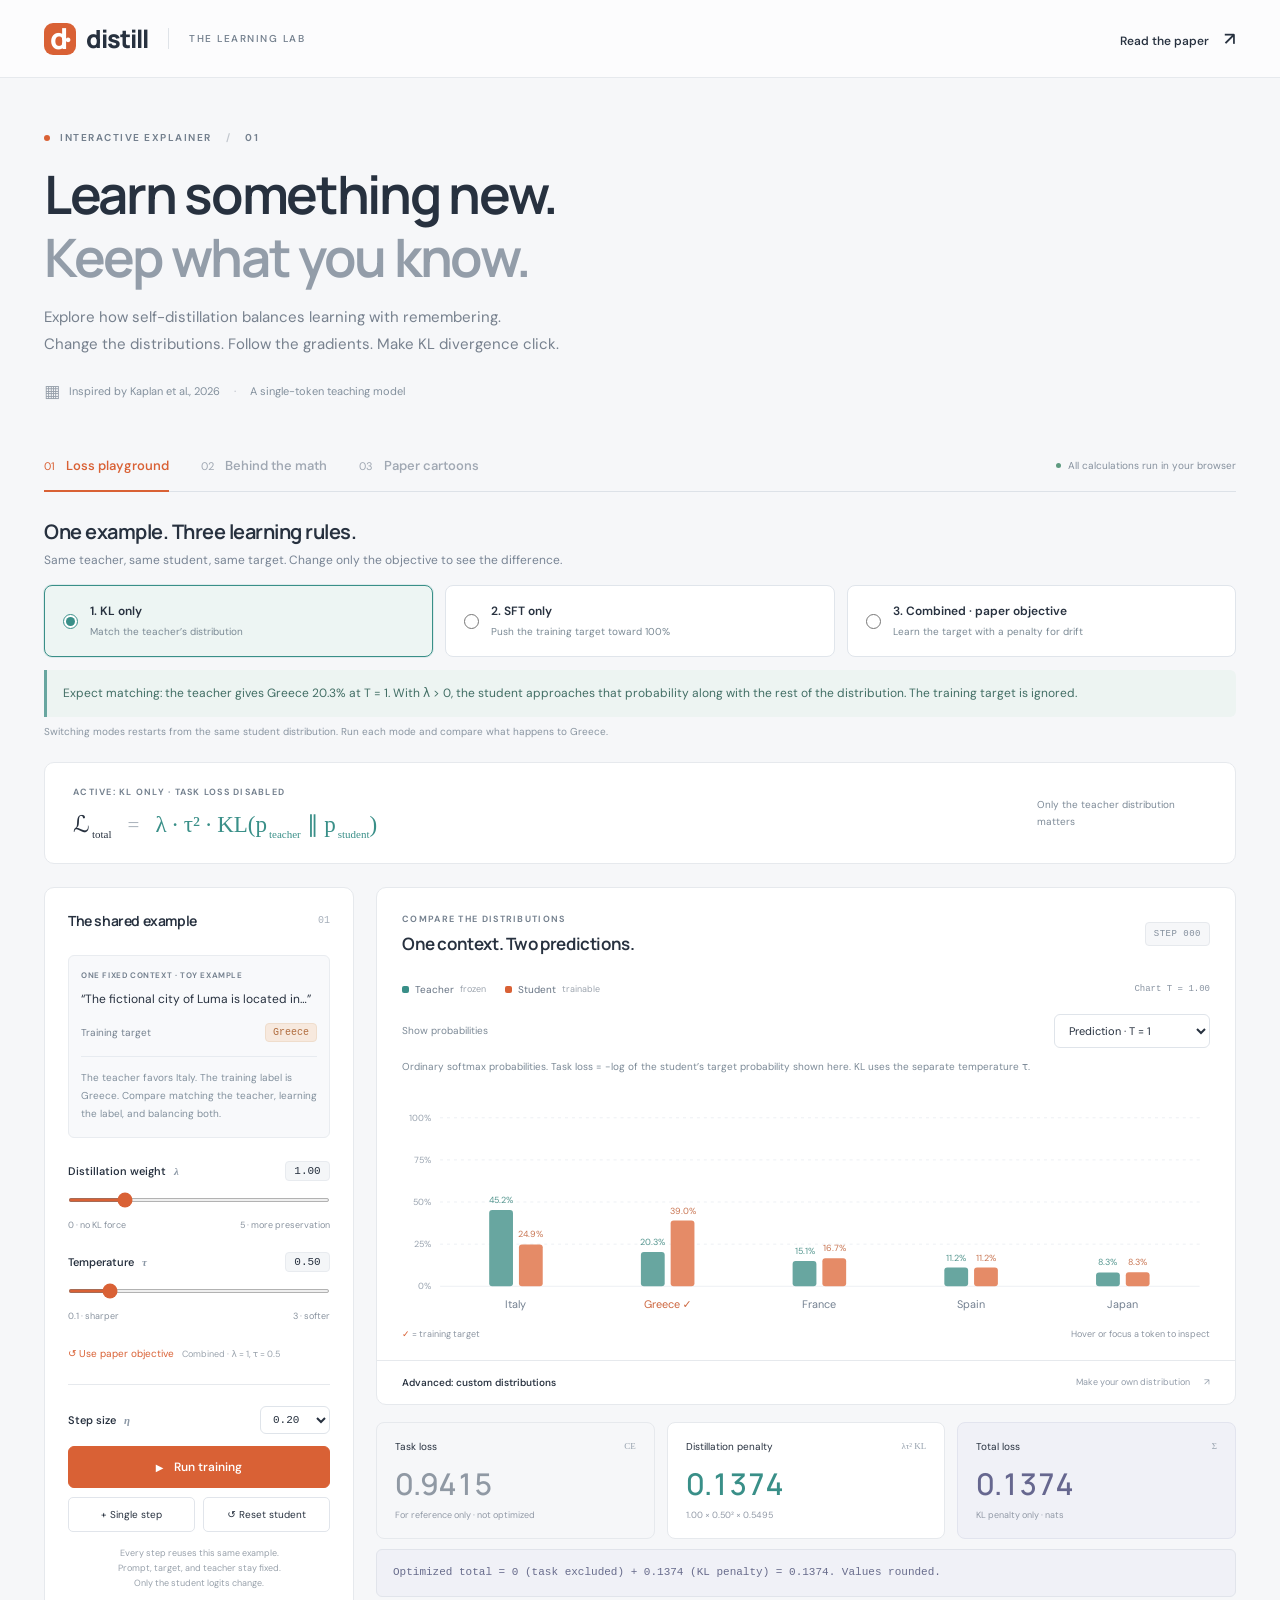
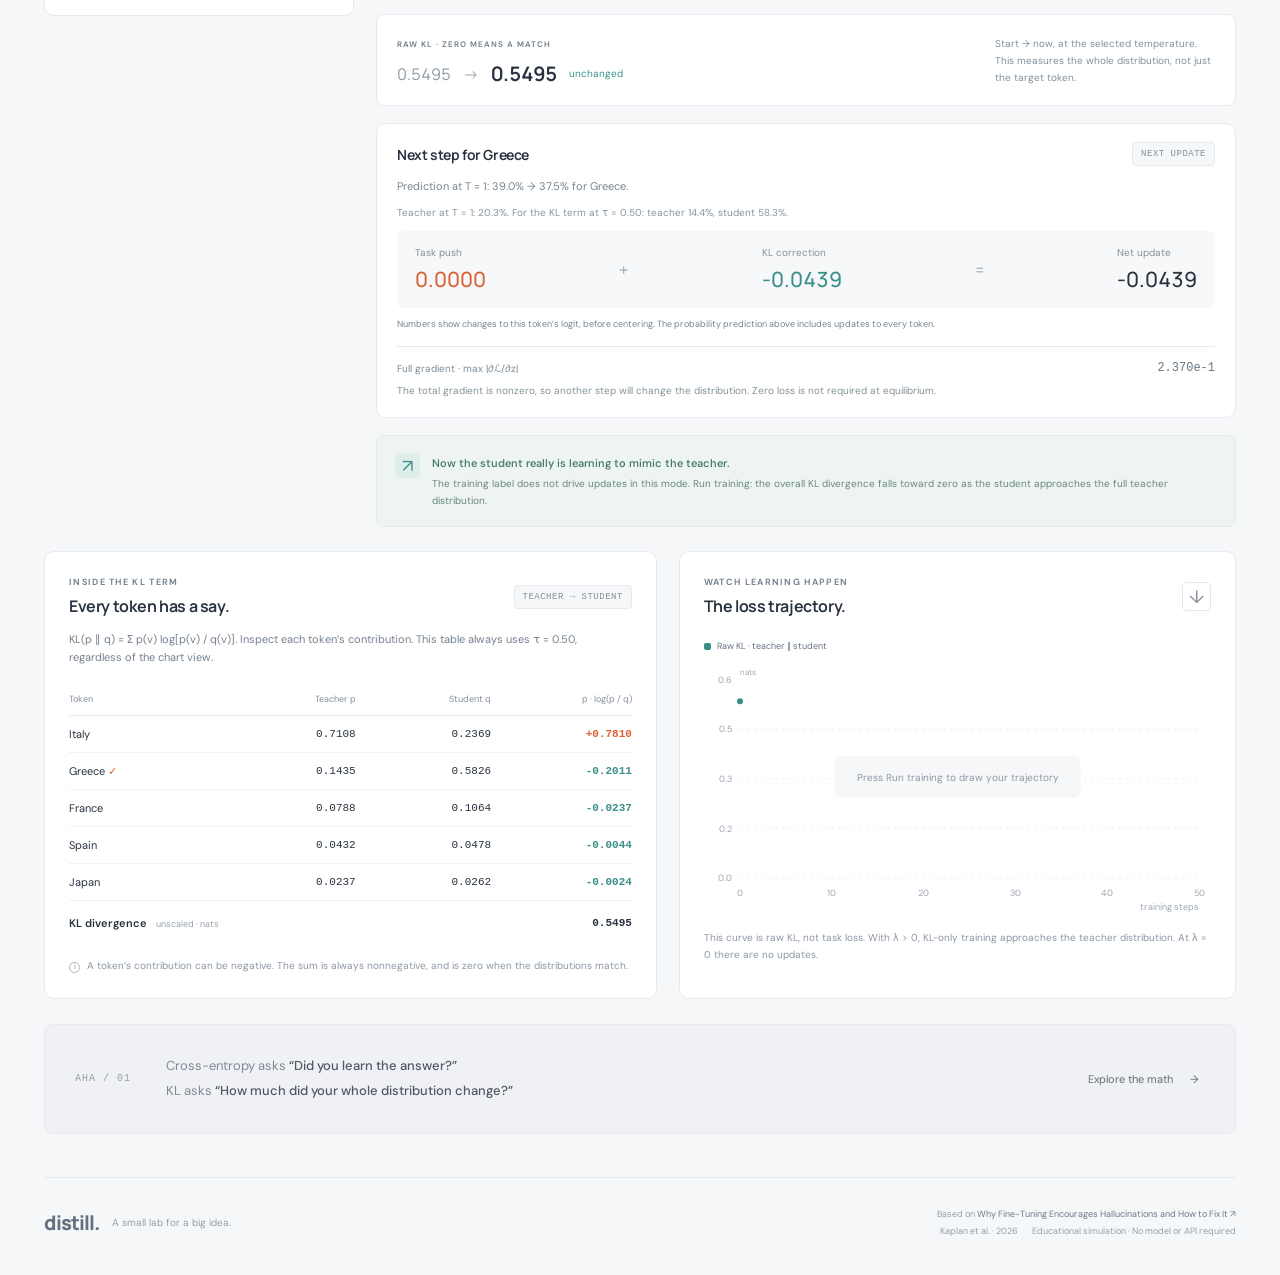
<file: index.html>
<!doctype html>
<html lang="en">
<head>
  <meta charset="utf-8"><meta name="viewport" content="width=device-width, initial-scale=1">
  <meta name="theme-color" content="#f6f7f9">
  <meta name="description" content="An interactive, mathematically grounded playground for self-distillation and KL divergence.">
  <title>Distill — A self-distillation playground</title>
  <link rel="icon" href="data:image/svg+xml,%3Csvg xmlns='http://www.w3.org/2000/svg' viewBox='0 0 40 40'%3E%3Crect width='40' height='40' rx='10' fill='%23e66b40'/%3E%3Cpath d='M12 10h7c14 0 14 20 0 20h-7z' fill='none' stroke='white' stroke-width='4'/%3E%3C/svg%3E">
  <link rel="stylesheet" href="styles.css">
  <script src="math.js" defer></script><script src="app.js" defer></script>
</head>
<body>
  <header class="topbar"><div class="header-inner">
    <a class="brand" href="#"><span class="brand-icon">d<span>·</span></span>distill<span class="brand-divider"></span><span class="brand-caption">THE LEARNING LAB</span></a>
    <a class="paper-link" href="https://arxiv.org/html/2604.15574v1#S4.SS1" target="_blank" rel="noreferrer">Read the paper <span aria-hidden="true">↗</span></a>
  </div></header>
  <main>
    <section class="intro">
      <div class="eyebrow"><span></span> INTERACTIVE EXPLAINER <span class="eyebrow-separator">/</span> 01</div>
      <h1>Learn something new.<br><span>Keep what you know.</span></h1>
      <p>Explore how self-distillation balances learning with remembering.<br class="desktop-break"> Change the distributions. Follow the gradients. Make KL divergence click.</p>
      <div class="intro-meta"><span class="tiny-grid">▦</span> Inspired by Kaplan et al., 2026 <span class="meta-dot">·</span> A single-token teaching model</div>
    </section>

    <nav class="tabs" aria-label="Explainer sections"><button class="tab active" id="playground-tab" aria-current="page">01 <span>Loss playground</span></button><button class="tab" id="method-tab">02 <span>Behind the math</span></button><button class="tab" id="cartoons-tab">03 <span>Paper cartoons</span></button><span class="tab-note"><span class="live-dot"></span> All calculations run in your browser</span></nav>

    <div id="playground">
      <section class="mode-section" aria-labelledby="mode-heading">
        <div class="mode-heading"><h2 id="mode-heading">One example. Three learning rules.</h2><p>Same teacher, same student, same target. Change only the objective to see the difference.</p></div>
        <fieldset class="mode-options"><legend class="sr-only">Training objective</legend>
          <label class="mode-option"><input type="radio" name="objective" value="kl" checked><span><strong>1. KL only</strong><small>Match the teacher’s distribution</small></span></label>
          <label class="mode-option"><input type="radio" name="objective" value="sft"><span><strong>2. SFT only</strong><small>Push the training target toward 100%</small></span></label>
          <label class="mode-option"><input type="radio" name="objective" value="combined"><span><strong>3. Combined · paper objective</strong><small>Learn the target with a penalty for drift</small></span></label>
        </fieldset>
        <p class="mode-expectation" id="mode-expectation"></p>
        <p class="mode-reset-note">Switching modes restarts from the same student distribution. Run each mode and compare what happens to Greece.</p>
      </section>
      <section class="formula-card" aria-label="Self-distillation objective">
        <div><div class="overline" id="objective-heading">ACTIVE OBJECTIVE</div><div class="formula" id="active-formula">Loading the selected objective…</div></div>
        <div class="formula-annotation" id="formula-annotation"><span class="task-text">Learn the target</span><span class="annotation-line"></span><span class="distill-text">Stay close to the teacher</span></div>
      </section>

      <div class="workspace">
        <aside class="panel controls">
          <div class="panel-heading"><h2>The shared example</h2><span class="section-number">01</span></div>
          <div class="prompt-card"><div class="overline">ONE FIXED CONTEXT · TOY EXAMPLE</div><p id="context"></p><div class="target-line">Training target <span id="target-label"></span></div><p class="example-explanation" id="example-explanation"></p></div>
          <div class="control-group"><div class="control-label"><label for="lambda">Distillation weight <span class="math-symbol">λ</span></label><output id="lambda-value" for="lambda">1.00</output></div><input id="lambda" type="range" min="0" max="5" step="0.05" value="1"><div class="range-labels"><span>0 · no KL force</span><span>5 · more preservation</span></div></div>
          <div class="control-group"><div class="control-label"><label for="temperature">Temperature <span class="math-symbol">τ</span></label><output id="temperature-value" for="temperature">0.50</output></div><input id="temperature" type="range" min="0.1" max="3" step="0.05" value="0.5"><div class="range-labels"><span>0.1 · sharper</span><span>3 · softer</span></div></div>
          <button class="text-button" id="paper-defaults">↺ Use paper objective <span>Combined · λ = 1, τ = 0.5</span></button>
          <div class="divider"></div>
          <div class="control-label learning-rate"><label for="learning-rate">Step size <span class="math-symbol">η</span></label><select id="learning-rate"><option value="0.05">0.05</option><option value="0.2" selected>0.20</option><option value="0.5">0.50</option></select></div>
          <button class="primary-button" id="train"><span aria-hidden="true">▶</span> Run training</button>
          <div class="secondary-actions"><button id="step">+ Single step</button><button id="reset">↺ Reset student</button></div>
          <p class="control-footnote">Every step reuses this same example.<br>Prompt, target, and teacher stay fixed.<br>Only the student logits change.</p>
        </aside>

        <div class="results">
          <section class="panel distribution-panel">
            <div class="panel-heading"><div><div class="overline">COMPARE THE DISTRIBUTIONS</div><h2>One context. Two predictions.</h2></div><span class="badge" id="step-badge">STEP 000</span></div>
            <div class="chart-toolbar"><div class="legend"><span><i class="teacher-dot"></i>Teacher <small>frozen</small></span><span><i class="student-dot"></i>Student <small>trainable</small></span></div><span class="chart-unit">Chart T = <span id="chart-temp">1.00</span></span></div>
            <div class="probability-view"><label for="probability-view">Show probabilities</label><select id="probability-view"><option value="prediction" selected>Prediction · T = 1</option><option value="distillation">KL distributions · T = τ</option></select></div>
            <p id="chart-explanation" class="chart-explanation"></p>
            <div id="distribution-chart" class="distribution-chart" role="img" aria-label="Teacher and student token probabilities"></div>
            <div class="chart-footer"><span><span class="target-marker">✓</span> = training target</span><span>Hover or focus a token to inspect</span></div>
            <details class="logit-editor"><summary><span>Advanced: custom distributions</span><span class="editor-hint">Make your own distribution <span aria-hidden="true">↗</span></span></summary><div class="logit-grid" id="logit-inputs"></div><p>Editing student logits sets the shared starting distribution for all three modes. The main chart uses softmax(logits) at T = 1; KL uses softmax(logits / τ).</p><div class="advanced-actions"><button id="match-teacher" class="text-button">Start student at teacher →</button><button id="restore-example" class="text-button">↺ Restore fixed example</button></div></details>
          </section>

          <div class="metrics" aria-label="Live loss values"><div class="metric task-metric" id="task-metric"><div class="metric-label">Task loss <span>CE</span></div><div class="metric-value" id="task-loss">—</div><div class="metric-caption" id="task-caption">−log p<sub>student, τ=1</sub>(target)</div></div><div class="metric distill-metric"><div class="metric-label">Distillation penalty <span>λτ² KL</span></div><div class="metric-value" id="distill-loss">—</div><div class="metric-caption" id="distill-caption"></div></div><div class="metric total-metric"><div class="metric-label">Total loss <span>Σ</span></div><div class="metric-value" id="total-loss">—</div><div class="metric-caption" id="total-caption">Task + distillation · nats</div></div></div>
          <div class="loss-arithmetic" id="loss-arithmetic" aria-label="Active terms in total loss"></div>
          <section class="teacher-distance" aria-label="Distance from teacher"><div><span class="overline">RAW KL · ZERO MEANS A MATCH</span><div class="distance-value"><span id="kl-start">—</span><span class="distance-arrow">→</span><strong id="kl-now">—</strong><span id="kl-trend"></span></div></div><p id="kl-comparison"></p></section>
          <section class="panel force-panel" aria-labelledby="force-title"><div class="panel-heading"><h2 id="force-title">What will the next step do?</h2><span class="badge">NEXT UPDATE</span></div><p id="next-probability"></p><p id="prediction-probability"></p><div class="force-grid"><div><span>Task push</span><strong class="task-text" id="task-force"></strong></div><span>+</span><div><span>KL correction</span><strong class="distill-text" id="kl-force"></strong></div><span>=</span><div><span>Net update</span><strong id="net-force"></strong></div></div><p class="force-caption" id="force-caption"></p><div class="gradient-status"><span>Full gradient · max |∂ℒ/∂z|</span><strong id="gradient-norm"></strong><p id="optimization-state"></p></div></section>
          <div class="insight" role="status"><span class="insight-icon">↗</span><div><strong id="insight-title"></strong><p id="insight-text"></p></div></div>
        </div>
      </div>

      <div class="bottom-grid">
        <section class="panel breakdown-panel"><div class="panel-heading"><div><div class="overline">INSIDE THE KL TERM</div><h2>Every token has a say.</h2></div><span class="badge">TEACHER → STUDENT</span></div><p class="section-description">KL(p ∥ q) = Σ p(v) log[p(v) / q(v)]. Inspect each token’s contribution. <span id="kl-temperature-note"></span></p><div class="table-scroll"><table><thead><tr><th>Token</th><th>Teacher p</th><th>Student q</th><th>p · log(p / q)</th></tr></thead><tbody id="kl-rows"></tbody><tfoot><tr><td colspan="3">KL divergence <span>unscaled · nats</span></td><td id="raw-kl"></td></tr></tfoot></table></div><p class="panel-note"><span>i</span> A token’s contribution can be negative. The sum is always nonnegative, and is zero when the distributions match.</p></section>
        <section class="panel history-panel"><div class="panel-heading"><div><div class="overline">WATCH LEARNING HAPPEN</div><h2>The loss trajectory.</h2></div><button class="icon-button" id="download" title="Download trajectory as CSV" aria-label="Download trajectory as CSV">↓</button></div><div class="legend history-legend" id="history-legend"><span><i class="total-dot"></i>Total</span><span><i class="task-dot"></i>Task</span><span><i class="teacher-dot"></i>Penalty</span><span><i class="baseline-dot"></i>SFT only</span></div><div id="history-chart" class="history-chart" role="img" aria-label="Loss over training steps"></div><p class="panel-note" id="history-note">Run training to trace the objective. Dashed line: task loss of a separate λ = 0 student from the same starting logits.</p></section>
      </div>
      <div class="takeaway"><span class="takeaway-number">AHA / 01</span><p>Cross-entropy asks <strong>“Did you learn the answer?”</strong><br>KL asks <strong>“How much did your whole distribution change?”</strong></p><button id="explore-math">Explore the math <span>→</span></button></div>
    </div>

    <section id="method" hidden>
      <div class="method-heading"><div class="eyebrow">FROM THE PAPER TO THE PLAYGROUND</div><h2>A teacher that is your earlier self.</h2><p>A frozen snapshot provides a reference distribution while the student continues learning.</p></div>
      <div class="method-grid"><article class="panel"><span class="method-number">01</span><h3>Take a snapshot</h3><p>The paper first fine-tunes on known facts for one epoch, then freezes that model as the teacher.</p><div class="method-diagram">Base model <span>→</span> QA adaptation <span>→</span> <b>Frozen teacher</b></div></article><article class="panel"><span class="method-number">02</span><h3>Keep learning, with a reference</h3><p>The student trains on known and unknown facts. Its objective adds a temperature-scaled, teacher-to-student KL penalty to next-token cross-entropy.</p><div class="method-diagram"><b>Task loss</b><span>+</span><b>λ × distillation loss</b></div></article></div>
      <article class="panel full-equation"><div class="overline">PAPER OBJECTIVE · EQUATIONS 1–2</div><div class="equation-text">ℒ = ℒ<sub>task</sub> + λ 𝔼<sub>(x,y) ∼ ℬ</sub> [ <span class="fraction"><span>τ²</span><span>|M(y)|</span></span> ∑<sub>j ∈ M(y)</sub> KL(softmax(z<sub>teacher,j</sub> / τ) ∥ softmax(z<sub>student,j</sub> / τ)) ]</div><p>The paper averages over non-padded token positions and training examples, using λ = 1 and τ = 0.5. <a href="https://arxiv.org/html/2604.15574v1#S4.SS1" target="_blank" rel="noreferrer">Read §4.1 ↗</a></p></article>
      <div class="method-grid"><article class="panel explanation"><h3>What the sliders really do</h3><p><b>λ sets the tradeoff.</b> In Combined mode, setting λ to zero leaves only the labeled answer. In KL-only mode, setting λ to zero switches off all updates. Increasing it makes changes away from the reference distribution more costly.</p><p><b>τ changes both distributions.</b> Low temperatures concentrate mass on the largest logits; high temperatures expose more of the probability assigned to other tokens. Task cross-entropy always uses τ = 1.</p><p><b>τ² rescales the KL loss.</b> It compensates for temperature-related gradient scaling. Temperature still changes the optimization problem.</p></article><article class="panel explanation"><h3>The actual gradient in this demo</h3><div class="gradient-formula">∂ℒ / ∂z<sub>student</sub> =<br><span class="task-text">q₁ − one_hot(target)</span><br>+ <span class="distill-text">λτ(q<sub>τ</sub> − p<sub>τ</sub>)</span></div><p>Every click applies z ← z − η∇ℒ. The main chart defaults to probabilities at T = 1, matching task cross-entropy. Switch the chart to T = τ to inspect the distributions used by KL. Changing the view does not change training. Calculations use natural logarithms and stable log-softmax.</p></article></div>
      <article class="scope-note"><h3>Why Combined does not exactly copy the teacher</h3><p>KL is a soft penalty, not an equality constraint. At an exact teacher–student match, the KL gradient is zero, but the task gradient can still move the student. The optimizer seeks a balance between the two gradients; KL need not decrease on every combined step.</p><p>For a simple exact example, set τ = 1. The combined optimum over this token distribution is <b>q* = (one_hot(target) + λp) / (1 + λ)</b>. If the teacher assigns the target 20% and λ = 1, the optimum assigns it 60%. KL-only instead has its minimum at q = p, provided λ &gt; 0.</p><p>A stationary point has zero <b>total gradient</b>, not necessarily zero loss. The task and KL gradients can cancel while both losses remain positive. The 500-step demo limit is not a convergence test.</p><p>The gradient equation above is for Combined. KL-only removes the task term, and SFT-only removes the KL term. These two teaching modes isolate the components; the paper uses their combination.</p></article>
      <article class="scope-note"><h3>What does one step mean?</h3><p>Each step recomputes the selected loss on the same prompt and target token, then updates the five student logits. It does not sample a new answer. Repetition reveals where each objective leads: KL-only approaches the teacher (with λ &gt; 0), SFT-only approaches a one-hot target, and Combined approaches a gradient balance. Exact convergence is not guaranteed within 500 steps.</p><p>Real training also revisits examples across epochs, but it updates shared network weights over many contexts and token positions. This demo isolates one position so those competing objectives are easier to see.</p></article>
      <article class="scope-note"><h3>What this toy model can show</h3><p>This demo optimizes five logits at one token position. It shows how the two loss terms compete, including when the teacher assigns little probability to a new target. It does not model shared neural-network parameters, interference between facts, or measure hallucination rates. The synthetic example and trajectories are not experimental results from the paper.</p><p>The dashed comparison trains an independent student from the same initialization with λ = 0. Its curve is task cross-entropy; the solid total includes the KL penalty, so their heights represent different objectives.</p></article>
      <button class="primary-button back-button" id="back-playground">← Back to the playground</button>
    </section>
    <section id="paper-cartoons" hidden>
      <div class="method-heading cartoon-heading"><div class="eyebrow">THE PAPER, IN FOUR PICTURES</div><h2>What can change?<br><span>What do you feed it?</span></h2><p>Two choices. Four experiments. One way to remember the findings.</p></div>
      <div class="dataset-key"><div><span class="dataset-symbol known-symbol">K</span><p><b>D<sub>known</sub></b><span>Known facts used in training<br>Measures task learning</span></p></div><div><span class="dataset-symbol unknown-symbol">?</span><p><b>D<sub>unknown</sub></b><span>New facts used in training<br>Measures factual learning</span></p></div><div><span class="dataset-symbol held-symbol">✓</span><p><b>D<sub>held</sub></b><span>Other known facts, held out<br>Measures preservation</span></p></div></div>
      <div class="cartoon-reading-note"><strong>Read the locks, not just the titles.</strong> Frozen means no weight updates; the module still runs. The characters are memory aids, not literal locations of knowledge.</div>
      <div class="cartoon-grid" id="cartoon-grid"></div>
      <div class="cartoon-source"><span class="badge">REPORTED DATA · NOT A SIMULATION</span><p>Accuracy (%) from <a href="https://arxiv.org/html/2604.15574v1#S3" target="_blank" rel="noreferrer">Table 1, Kaplan et al. (2026) ↗</a>, representative Qwen 2.5–1.5B results. D<sub>held</sub> scores are accuracy, not the percentage of facts forgotten. “—” means not reported.</p></div>
      <div class="cartoon-memory"><div class="overline">THE MEMORY HOOK</div><h3>Change the format. Add new facts. Keep old facts.</h3><p>Those are three different outcomes. Attention-only separates the first from the second; training on known facts alone avoids introducing new facts.</p><div class="memory-equation"><span>Freeze FFN</span><b>→</b><span>Little new factual learning</span><b>→</b><span>Old facts largely preserved</span></div></div>
      <div class="cartoon-bridge"><div><h3>Where does KL fit?</h3><p>Self-distillation aims to learn new facts while limiting forgetting through an output-distribution penalty. These four freezing/data ablations do not use that penalty.</p></div><button id="cartoon-to-loss">Explore the combined loss <span>→</span></button></div>
    </section>
    <footer><div><span class="footer-brand">distill.</span> A small lab for a big idea.</div><p>Based on <a href="https://arxiv.org/abs/2604.15574" target="_blank" rel="noreferrer">Why Fine-Tuning Encourages Hallucinations and How to Fix It ↗</a><br>Kaplan et al. · 2026 <span>Educational simulation · No model or API required</span></p></footer>
  </main>
</body>
</html>
</file>
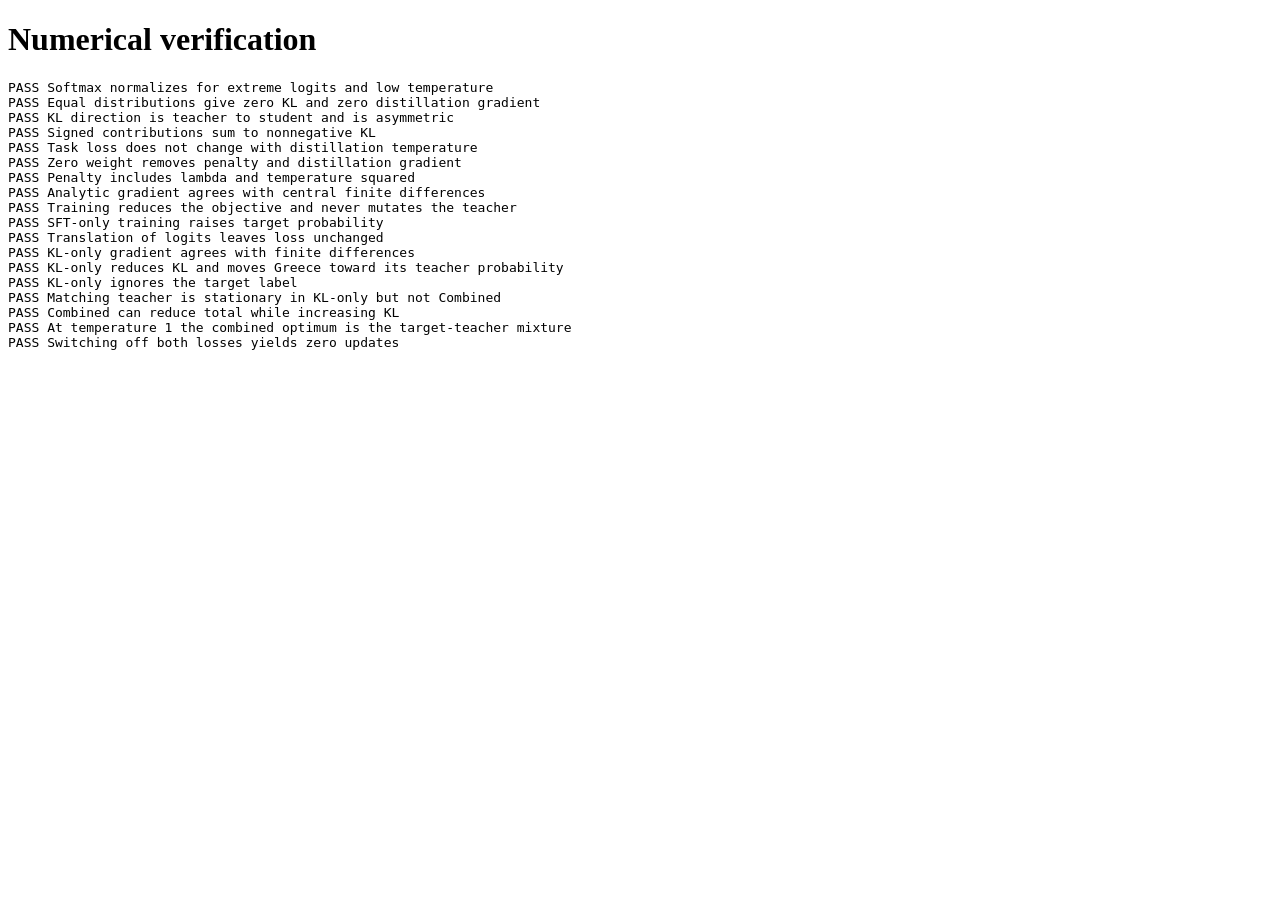
<file: tests.html>
<!doctype html><html lang="en"><meta charset="utf-8"><title>Distill numerical tests</title><script src="math.js"></script><body><h1>Numerical verification</h1><pre id="results"></pre><script>
'use strict';
const { logSoftmax, evaluate, update } = DistillMath;
const results = [], teacher = [1.4, .6, .3, 0, -.3], student = [.8, 1.25, .4, 0, -.3];
function test(name, fn) { try { fn(); results.push('PASS ' + name); } catch (e) { results.push('FAIL ' + name + ': ' + e.message); } }
function assert(value, message = 'Assertion failed') { if (!value) throw Error(message); }
function close(a, b, tolerance = 1e-7) { assert(Math.abs(a - b) < tolerance, `${a} != ${b}`); }
test('Softmax normalizes for extreme logits and low temperature', () => { const values = logSoftmax([10, -10, 0, 1, -1], .1).map(Math.exp); close(values.reduce((a,b) => a+b), 1); assert(values.every(Number.isFinite)); });
test('Equal distributions give zero KL and zero distillation gradient', () => { const a = evaluate(teacher, teacher, 1, 5, .5), b = evaluate(teacher, teacher, 1, 0, .5); close(a.kl, 0); a.gradient.forEach((g,i) => close(g,b.gradient[i])); });
test('KL direction is teacher to student and is asymmetric', () => { const a = evaluate(teacher, student, 1, 1, .5), b = evaluate(student, teacher, 1, 1, .5); close(a.kl,a.p.reduce((s,p,i) => s+p*Math.log(p/a.q[i]),0)); assert(Math.abs(a.kl-b.kl) > .001); });
test('Signed contributions sum to nonnegative KL', () => { const a = evaluate(teacher,student,1,1,.5); assert(a.contributions.some(v => v<0)); assert(a.kl>=0); close(a.kl,a.contributions.reduce((a,b) => a+b)); });
test('Task loss does not change with distillation temperature', () => { close(evaluate(teacher,student,1,1,.1).task,evaluate(teacher,student,1,1,3).task); });
test('Zero weight removes penalty and distillation gradient', () => { const a = evaluate(teacher,student,1,0,3); close(a.total,a.task); a.gradient.forEach((g,i) => close(g,Math.exp(logSoftmax(student)[i])-Number(i===1))); });
test('Penalty includes lambda and temperature squared', () => { const a = evaluate(teacher,student,1,2,.5); close(a.penalty,2*.25*a.kl); close(a.total,a.task+a.penalty); });
test('Analytic gradient agrees with central finite differences', () => { for (const temperature of [.1,.5,1,3]) for (const lambda of [0,1,5]) { const a=evaluate(teacher,student,1,lambda,temperature); for(let i=0;i<student.length;i++) { const plus=[...student],minus=[...student],eps=1e-5;plus[i]+=eps;minus[i]-=eps; close(a.gradient[i],(evaluate(teacher,plus,1,lambda,temperature).total-evaluate(teacher,minus,1,lambda,temperature).total)/(2*eps),1e-6); } } });
test('Training reduces the objective and never mutates the teacher', () => { const original=[...teacher];let logits=[...student],first=evaluate(teacher,logits,1,1,.5).total;for(let i=0;i<200;i++){const a=evaluate(teacher,logits,1,1,.5);logits=update(logits,a.gradient,.2);}assert(evaluate(teacher,logits,1,1,.5).total<first);teacher.forEach((v,i)=>close(v,original[i])); });
test('SFT-only training raises target probability', () => { let logits=[...student];for(let i=0;i<200;i++) logits=update(logits,evaluate(teacher,logits,1,0,1).gradient,.2);assert(evaluate(teacher,logits,1,0,1).targetProbability>.97); });
test('Translation of logits leaves loss unchanged', () => { close(evaluate(teacher,student,1,1,.5).total,evaluate(teacher.map(v=>v+100),student.map(v=>v-100),1,1,.5).total); });
test('KL-only gradient agrees with finite differences', () => { for (const temperature of [.1,.5,1,3]) { const a=evaluate(teacher,student,1,1,temperature,0); for(let i=0;i<student.length;i++){const plus=[...student],minus=[...student],eps=1e-5;plus[i]+=eps;minus[i]-=eps;close(a.gradient[i],(evaluate(teacher,plus,1,1,temperature,0).total-evaluate(teacher,minus,1,1,temperature,0).total)/(2*eps),1e-6);} } });
test('KL-only reduces KL and moves Greece toward its teacher probability', () => { let logits=[...student],previous=evaluate(teacher,logits,1,1,.5,0);const initial=previous;for(let i=0;i<500;i++){logits=update(logits,previous.gradient,.2);const next=evaluate(teacher,logits,1,1,.5,0);assert(next.kl<=previous.kl+1e-10);previous=next;}assert(previous.kl<.0001);assert(Math.abs(previous.q[1]-previous.p[1])<Math.abs(initial.q[1]-initial.p[1])); });
test('KL-only ignores the target label', () => { const a=evaluate(teacher,student,0,1,.5,0),b=evaluate(teacher,student,4,1,.5,0);close(a.total,b.total);a.gradient.forEach((g,i)=>close(g,b.gradient[i])); });
test('Matching teacher is stationary in KL-only but not Combined', () => { const a=evaluate(teacher,teacher,1,1,.5,0),b=evaluate(teacher,teacher,1,1,.5);a.gradient.forEach(g=>close(g,0));assert(b.gradient.some(g=>Math.abs(g)>.01)); });
test('Combined can reduce total while increasing KL', () => { const a=evaluate(teacher,student,1,1,.5),b=evaluate(teacher,update(student,a.gradient,.2),1,1,.5);assert(b.total<a.total);assert(b.kl>a.kl); });
test('At temperature 1 the combined optimum is the target-teacher mixture', () => { const lambda=2,p=logSoftmax(teacher).map(Math.exp),q=p.map((v,i)=>(lambda*v+Number(i===1))/(1+lambda));const a=evaluate(teacher,q.map(Math.log),1,lambda,1);a.gradient.forEach(g=>close(g,0)); });
test('Switching off both losses yields zero updates', () => { const a=evaluate(teacher,student,1,0,.5,0);close(a.total,0);a.gradient.forEach(g=>close(g,0)); });
document.getElementById('results').textContent=results.join('\n');document.body.dataset.failed=results.filter(r=>r.startsWith('FAIL')).length;
</script></body></html>
</file>
<file: styles.css>
@import url('https://fonts.googleapis.com/css2?family=DM+Sans:wght@400;450;500;550;600;650;700&family=Manrope:wght@400;500;600;650;700;750;800&display=swap');
:root{--bg:#f6f7f9;--ink:#27313f;--muted:#74808e;--line:#e6e9ed;--orange:#d96135;--orange-light:#fcf0e9;--teal:#398f88;--blue:#829bbc;--purple:#686998;--white:#fff;font-family:'DM Sans',system-ui,sans-serif;color:var(--ink);font-size:14px;font-synthesis:none}
*{box-sizing:border-box}body{margin:0;background:var(--bg)}button,input,select{font:inherit}button,a,input,select,summary{-webkit-tap-highlight-color:transparent}button{cursor:pointer}a{color:inherit}button{transition:background .16s,transform .16s}button:active{transform:translateY(1px)}button:disabled{opacity:.5;cursor:default}button:focus-visible,a:focus-visible,summary:focus-visible,input:focus-visible,select:focus-visible,[tabindex]:focus-visible{outline:3px solid #d9613577;outline-offset:4px}button,select{color:var(--ink)}[hidden]{display:none!important}.topbar{height:78px;border-bottom:1px solid var(--line);background:#ffffffb3}.header-inner{max-width:1256px;margin:auto;padding:0 32px;height:100%;display:flex;align-items:center;justify-content:space-between}.brand{display:flex;align-items:center;text-decoration:none;font-family:Manrope,sans-serif;font-weight:800;font-size:25px;letter-spacing:-1px}.brand-icon{display:inline-flex;align-items:center;justify-content:center;background:var(--orange);width:32px;height:32px;border-radius:9px;margin-right:10px;color:white;font-size:29px;line-height:1}.brand-icon span{margin-left:-3px}.brand-divider{height:21px;width:1px;background:#dfe3e8;margin:0 20px}.brand-caption{font-family:'DM Sans',sans-serif;font-size:10px;font-weight:550;letter-spacing:1.5px;color:var(--muted)}.paper-link{font-size:12px;text-decoration:none;font-weight:550}.paper-link span{margin-left:12px;font-size:18px}main{max-width:1256px;margin:0 auto;padding:0 32px}.intro{padding:53px 0 38px;position:relative}.eyebrow,.overline{font-size:10px;letter-spacing:1.5px;font-weight:650;color:var(--muted)}.eyebrow{display:flex;align-items:center;gap:10px}.eyebrow>span:first-child{width:6px;height:6px;background:var(--orange);border-radius:50%}.eyebrow-separator{color:#c2c7ce;margin:0 4px}h1{font-family:Manrope,sans-serif;font-size:clamp(36px,4.4vw,53px);letter-spacing:-2.3px;line-height:1.18;font-weight:650;margin:19px 0 16px}h1 span{color:#939da9}.intro>p{font-size:15px;line-height:1.8;color:#77818e;margin:0}.intro-meta{display:flex;align-items:center;gap:9px;font-size:11px;color:#83909d;margin-top:22px}.tiny-grid{font-size:17px;color:#98a1ac}.meta-dot{margin:0 5px;color:#aeb5bf}.tabs{border-bottom:1px solid #dde2e8;display:flex;align-items:center;gap:32px;margin-bottom:26px}.tab{padding:17px 0;background:none;border:none;font-size:11px;color:#a0a8b3;position:relative}.tab span{font-size:13px;margin-left:8px;font-weight:550}.tab.active{color:var(--orange)}.tab.active:after{content:'';height:2px;background:var(--orange);position:absolute;bottom:-1px;left:0;right:0}.tab-note{margin-left:auto;font-size:10px;color:#85909d;display:flex;align-items:center;gap:7px}.live-dot{height:5px;width:5px;background:#5e9a80;border-radius:50%}.formula-card{background:#fff;border:1px solid var(--line);border-radius:10px;display:flex;align-items:center;justify-content:space-between;padding:23px 28px;margin-bottom:23px}.formula-card .overline{font-size:9px;letter-spacing:1.25px;margin-bottom:13px}.formula{display:flex;align-items:baseline;gap:16px;font-family:Georgia,serif;font-size:23px;white-space:nowrap}.sub{font-size:11px;vertical-align:sub;margin-left:2px}.operator{color:#adb5be;font-size:21px}.task-text{color:var(--orange)}.distill-text{color:var(--teal)}.formula-annotation{display:flex;flex-direction:column;gap:8px;font-size:10px}.annotation-line{height:1px;background:var(--line)}.workspace{display:grid;grid-template-columns:310px minmax(0,1fr);gap:22px}.panel{background:white;border:1px solid var(--line);border-radius:10px}.panel-heading{display:flex;align-items:center;justify-content:space-between;gap:12px}.panel-heading h2{font-family:Manrope,sans-serif;font-size:17px;font-weight:650;letter-spacing:-.4px;margin:7px 0 0}.panel-heading .overline{font-size:9px;letter-spacing:1.3px}.controls{padding:23px;align-self:start}.controls .panel-heading{margin-bottom:25px}.controls h2{font-size:14px;margin:0}.section-number{font:10px monospace;color:#a8b1bc}.field-label{display:block;font-size:11px;font-weight:550;margin-bottom:9px}select{border:1px solid #dfe4ea;border-radius:6px;background:#fff;padding:11px 10px;width:100%;font-size:12px;cursor:pointer}.field-help{font-size:11px;line-height:1.6;color:var(--muted);min-height:35px;margin:10px 0 17px}.prompt-card{background:#f8f9fb;border:1px solid #e9ecf0;border-radius:6px;padding:14px 12px;margin-bottom:23px}.prompt-card .overline{font-size:8px;letter-spacing:.6px}.prompt-card p{font-size:12px;line-height:1.65;margin:10px 0 14px}.target-line{font-size:10px;color:var(--muted);display:flex;align-items:center;justify-content:space-between}.target-line>span{background:#f7e9de;border:1px solid #efddcc;border-radius:4px;color:#b16e40;padding:3px 7px;font:10px monospace}.control-group{margin:21px 0}.control-label{display:flex;align-items:center;justify-content:space-between;font-size:11px;font-weight:550;margin-bottom:12px}.math-symbol{font-family:Georgia,serif;font-style:italic;color:#8c98a6;margin-left:5px}output{background:#f4f6f8;border:1px solid #e8ebef;padding:3px 7px;border-radius:4px;font:11px monospace;min-width:45px;text-align:center}input[type=range]{accent-color:var(--orange);height:4px;width:100%;display:block;margin:17px 0;cursor:pointer}.range-labels{display:flex;justify-content:space-between;font-size:9px;color:#89939f}.text-button{background:none;border:none;padding:0;color:var(--orange);font-size:10px;line-height:1.7}.text-button>span{color:#9aa3ad;margin-left:5px;font-size:9px}.divider{height:1px;background:var(--line);margin:21px 0}.learning-rate select{width:70px;padding:6px 8px;font:11px monospace}.primary-button{display:block;width:100%;background:var(--orange);color:#fff;border:1px solid var(--orange);border-radius:6px;padding:12px 16px;font-size:12px;font-weight:550}.primary-button:hover{background:#bf4e28}.primary-button>span{margin-right:8px;font-size:10px}.secondary-actions{display:flex;gap:8px;margin-top:9px}.secondary-actions button{background:white;border:1px solid #e1e5eb;border-radius:5px;padding:10px 2px;width:50%;font-size:10px}.secondary-actions button:hover{background:#f5f7f9}.control-footnote{font-size:9px;line-height:1.7;text-align:center;color:#98a1ab;margin:14px 0 0}.results{min-width:0}.distribution-panel{padding:25px 25px 0}.badge{font:9px monospace;letter-spacing:.5px;background:#f6f7f9;border:1px solid #e6e9ed;border-radius:4px;padding:6px 8px;white-space:nowrap;color:#838e9c}.chart-toolbar{display:flex;justify-content:space-between;align-items:center;margin-top:28px}.legend{display:flex;align-items:center;gap:19px;font-size:10px;color:#667383}.legend>span{display:flex;align-items:center;gap:6px}.legend i{display:inline-block;width:7px;height:7px;border-radius:2px}.teacher-dot{background:var(--teal)}.student-dot,.task-dot{background:var(--orange)}.total-dot{background:var(--purple)}.baseline-dot{background:#a6b1bc}.legend small{font-size:9px;color:#9da5af}.chart-unit{font:9px monospace;color:#8994a2}.distribution-chart{height:236px;margin-top:12px}.distribution-chart svg,.history-chart svg{display:block;width:100%;height:100%;overflow:visible}svg text{font-family:'DM Sans',system-ui,sans-serif}.chart-footer{display:flex;justify-content:space-between;font-size:9px;color:#8d96a2;margin:5px 0 20px}.target-marker{color:var(--orange);font-weight:bold}.logit-editor{border-top:1px solid var(--line);margin:0 -25px;padding:0 25px}summary{display:flex;justify-content:space-between;padding:15px 0;cursor:pointer;list-style:none;font-size:10px;font-weight:550}summary::-webkit-details-marker{display:none}.editor-hint{color:#929ca9;font-size:9px;font-weight:400}.editor-hint span{margin-left:12px}.logit-editor[open] summary{margin-bottom:4px}.logit-grid{display:grid;grid-template-columns:70px repeat(5,minmax(0,1fr));gap:7px;align-items:center;font-size:10px;text-align:center}.logit-grid input{width:100%;min-width:0;border:1px solid #dfe5eb;border-radius:4px;padding:7px 3px;text-align:center;font:11px monospace}.logit-grid label{color:#87919d}.logit-editor>p{color:#87919d;font-size:10px;line-height:1.5}.logit-editor>.text-button{margin:0 0 17px}.metrics{display:grid;grid-template-columns:repeat(3,1fr);gap:12px;margin-top:17px}.metric{border:1px solid var(--line);background:#fff;border-radius:8px;padding:17px 18px}.metric-label{font-size:10px;display:flex;align-items:center;justify-content:space-between;gap:4px}.metric-label>span{font:9px Georgia,serif;color:#96a1ad}.metric-value{font-family:Manrope,sans-serif;font-size:30px;font-weight:550;letter-spacing:-1px;margin:10px 0 5px;font-variant-numeric:tabular-nums}.task-metric .metric-value{color:var(--orange)}.distill-metric .metric-value{color:var(--teal)}.total-metric{background:#f0f1f7;border-color:#e2e4ee}.total-metric .metric-value{color:#66678f}.metric-caption{color:#929aa7;font-size:9px;line-height:1.4}.insight{display:flex;gap:12px;padding:17px 18px;background:#edf4f2;border:1px solid #e0ece8;border-radius:7px;margin-top:17px}.insight-icon{display:flex;align-items:center;justify-content:center;color:var(--teal);background:#e0eeea;width:25px;height:25px;border-radius:5px;flex-shrink:0;font-size:18px}.insight strong{font-size:11px;font-weight:550;color:#467a70}.insight p{font-size:10px;line-height:1.7;color:#6c877e;margin:4px 0 0}.bottom-grid{display:grid;grid-template-columns:1.1fr 1fr;gap:22px;margin-top:24px}.bottom-grid>.panel{padding:24px}.bottom-grid h2{font-size:16px}.section-description{font-size:11px;line-height:1.6;color:var(--muted);margin:14px 0 17px}table{border-collapse:collapse;width:100%;font-size:11px;text-align:right;font-variant-numeric:tabular-nums}th{font-size:9px;font-weight:450;color:#8e98a5;padding:10px 0;border-bottom:1px solid var(--line)}td{padding:11px 0;border-bottom:1px solid #f0f2f5;font-family:monospace;font-size:11px}th:first-child,td:first-child{text-align:left}td:first-child{font-family:'DM Sans',sans-serif}td:last-child{font-weight:550}.contribution-positive{color:var(--orange)}.contribution-negative{color:var(--teal)}tfoot td{border-bottom:none;padding-top:15px;font-weight:600}tfoot td:first-child{font-size:11px}tfoot span{font-size:9px;font-weight:400;color:#98a1ac;margin-left:6px}.panel-note{font-size:10px;color:#8b96a3;line-height:1.7;margin:16px 0 0}.panel-note>span{border:1px solid #aeb8c2;width:11px;height:11px;display:inline-flex;align-items:center;justify-content:center;border-radius:50%;font-size:8px;margin-right:4px}.icon-button{border:1px solid #e4e8ed;background:white;border-radius:5px;width:29px;height:29px;font-size:18px;color:#8691a0}.history-legend{margin-top:23px;gap:17px;font-size:9px}.history-chart{height:247px;margin-top:14px}.takeaway{display:flex;align-items:center;gap:35px;padding:29px 30px;background:#f0f1f4;border:1px solid #e7e9ed;border-radius:9px;margin-top:25px}.takeaway-number{font:10px monospace;letter-spacing:1px;color:#979faa;white-space:nowrap}.takeaway p{font-size:13px;line-height:1.9;margin:0;color:#7f8995}.takeaway strong{font-weight:500;color:#4d5865}.takeaway button{margin-left:auto;background:none;border:none;font-size:11px;white-space:nowrap;color:#616e7b}.takeaway button>span{margin-left:14px}footer{display:flex;align-items:center;justify-content:space-between;border-top:1px solid var(--line);margin-top:43px;padding:28px 0 35px;font-size:10px;color:#949eaa}footer>div{display:flex;align-items:center;gap:13px}.footer-brand{font-family:Manrope,sans-serif;font-weight:800;font-size:20px;letter-spacing:-1px;color:#647181}footer p{text-align:right;font-size:9px;line-height:1.9;margin:0}footer a{text-decoration:none;color:#6c7989}footer p span{margin-left:12px}.method-heading{padding:25px 0 26px}.method-heading h2{font:600 34px Manrope,sans-serif;letter-spacing:-1px;margin:15px 0}.method-heading>p{color:var(--muted);line-height:1.7}.method-grid{display:grid;grid-template-columns:1fr 1fr;gap:22px}.method-grid article{padding:28px}.method-number{font:12px monospace;color:var(--orange)}h3{font:600 18px Manrope,sans-serif;letter-spacing:-.3px}.method-grid p,.scope-note p,.full-equation p{font-size:13px;line-height:1.9;color:#788494}.method-diagram{padding:18px 12px;background:#f7f8fa;border-radius:6px;font-size:11px;display:flex;align-items:center;justify-content:space-between;gap:12px;margin-top:25px}.method-diagram b{font-weight:550}.method-diagram>span{color:var(--orange)}.full-equation{padding:28px;margin:23px 0}.equation-text{font-family:Georgia,serif;font-size:21px;line-height:2.5;margin:23px 0;overflow-x:auto;white-space:nowrap}.equation-text sub{font-size:11px}.fraction{display:inline-flex;flex-direction:column;vertical-align:middle;text-align:center;font-size:16px;line-height:1.5}.fraction>span:first-child{border-bottom:1px solid #758190}.full-equation a{color:var(--teal);white-space:nowrap}.explanation h3{margin-top:0}.explanation b{font-weight:550;color:#586778}.gradient-formula{font-family:Georgia,serif;font-size:22px;line-height:1.8;padding:14px 0}.scope-note{padding:13px 28px;margin:22px 0;border-left:2px solid var(--orange);background:#f0f1f4;border-radius:0 8px 8px 0}.scope-note h3{font-size:15px}.back-button{width:auto;margin:26px 0}.chart-tooltip{pointer-events:none}.bar-group:focus{outline:none}.bar-group:focus .bar-highlight,.bar-group:hover .bar-highlight{opacity:1}.bar-highlight{opacity:0;transition:opacity .15s}.bar-group{cursor:help}.bar-group .chart-tooltip{opacity:0}.bar-group:focus .chart-tooltip,.bar-group:hover .chart-tooltip{opacity:1}
@media(min-width:1450px){.intro{padding-top:62px}main,.header-inner{max-width:1300px}.workspace{grid-template-columns:325px minmax(0,1fr)}.distribution-chart{height:246px}}
@media(max-width:1020px){.formula-annotation{display:none}.workspace{grid-template-columns:280px minmax(0,1fr);gap:16px}.controls{padding:19px}.distribution-panel{padding:22px 18px 0}.logit-editor{margin:0 -18px;padding:0 18px}.chart-unit{display:none}.metric{padding:14px 12px}.metric-label{font-size:9px}.metric-label>span{display:none}.metric-value{font-size:27px}.bottom-grid{gap:16px}.bottom-grid>.panel{padding:20px}.bottom-grid .badge{display:none}.tab-note{font-size:9px}.legend{gap:12px}.legend small{display:none}.editor-hint{font-size:8px}.logit-grid{grid-template-columns:50px repeat(5,minmax(0,1fr));gap:4px}.takeaway{gap:20px;padding:23px}.history-legend{gap:12px}footer>div{display:block}.footer-brand{margin-right:8px}}
@media(max-width:760px){main,.header-inner{padding-left:20px;padding-right:20px}.topbar{height:65px}.brand-caption,.brand-divider{display:none}.intro{padding:37px 0 25px}h1{letter-spacing:-1.5px}.intro>p{font-size:13px}.intro-meta{font-size:9px;gap:6px}.tabs{gap:24px;margin-bottom:20px}.tab-note{display:none}.formula-card{padding:21px 17px;margin-bottom:18px}.formula{font-size:19px;gap:10px}.sub{font-size:9px}.workspace{grid-template-columns:1fr}.controls{display:grid;grid-template-columns:1fr 1fr;gap:0 20px;padding:22px}.controls .panel-heading,.controls>.field-label,.controls>#scenario,.controls>.field-help,.controls>.prompt-card,.controls>.divider,.controls>.text-button,.controls>.control-footnote{grid-column:1/-1}.controls .panel-heading{margin-bottom:21px}.field-help{min-height:0;margin-bottom:15px}.prompt-card{margin-bottom:2px}.control-group{margin:18px 0}.controls>.divider{margin:18px 0}.learning-rate{grid-column:1/-1}.secondary-actions{margin-top:0}.primary-button{align-self:start}.control-footnote{margin-top:13px}.distribution-chart{height:235px}.chart-toolbar{margin-top:24px}.chart-unit{display:block}.metrics{gap:9px}.metric{padding:16px}.bottom-grid{grid-template-columns:1fr;margin-top:18px}.history-chart{height:235px}.takeaway{align-items:start;flex-direction:column;gap:13px}.takeaway button{margin-left:0;padding:0}.takeaway p{font-size:12px}footer{align-items:start;gap:20px;flex-direction:column;margin-top:30px}footer p{text-align:left;font-size:8px}.method-grid{grid-template-columns:1fr}.method-grid article,.full-equation{padding:23px}.method-heading h2{font-size:28px}.method-heading>p{font-size:13px}}
@media(max-width:430px){main,.header-inner{padding-left:15px;padding-right:15px}.formula{font-size:16px;gap:7px}.formula .sub{font-size:8px}.formula .operator{font-size:17px}.intro-meta{font-size:8px;gap:5px}.metric{padding:14px 10px}.metric-value{font-size:25px}.metric-caption{font-size:8px}.chart-unit{display:none}.controls{gap:0 13px}.editor-hint{display:none}.legend{font-size:9px}.chart-footer{font-size:8px}.distribution-panel .panel-heading h2{font-size:15px}.badge{font-size:8px}.logit-grid{font-size:9px}.logit-grid input{font-size:10px}.desktop-break{display:none}}
@media(prefers-reduced-motion:reduce){*{scroll-behavior:auto!important;transition:none!important}}

/* Objective isolation and live gradient explanation. */
.sr-only{position:absolute;width:1px;height:1px;padding:0;margin:-1px;overflow:hidden;clip:rect(0,0,0,0);white-space:nowrap;border:0}
.mode-section{margin:0 0 24px}.mode-heading h2{font:650 20px Manrope,sans-serif;letter-spacing:-.5px;margin:0 0 7px}.mode-heading p{font-size:12px;color:#788494;margin:0 0 17px}.mode-options{border:0;margin:0;padding:0;display:grid;grid-template-columns:repeat(3,1fr);gap:12px}.mode-option{display:flex;align-items:center;gap:12px;background:white;border:1px solid #e0e5eb;border-radius:8px;padding:17px 18px;cursor:pointer}.mode-option:has(input:checked){border-color:#398f88;background:#edf5f3;box-shadow:0 0 0 1px #398f8820}.mode-option input{accent-color:#398f88;margin:0;width:15px;height:15px;flex-shrink:0}.mode-option strong{font-size:12px;font-weight:600;display:block}.mode-option small{display:block;font-size:10px;color:#7a8994;margin-top:5px;line-height:1.5}.mode-expectation{background:#edf4f2;border-left:3px solid #68a6a0;border-radius:0 6px 6px 0;padding:13px 16px;font-size:12px;line-height:1.75;color:#426e65;margin:13px 0 8px}.mode-reset-note{font-size:10px;color:#8995a1;margin:0}.inactive-metric{background:#f6f7f9}.inactive-metric .metric-value{color:#9099a4}.teacher-distance{background:white;border:1px solid var(--line);border-radius:8px;margin-top:17px;padding:18px 20px;display:flex;align-items:center;gap:20px;justify-content:space-between}.teacher-distance .overline{font-size:8px;letter-spacing:1px}.distance-value{display:flex;align-items:center;gap:12px;margin-top:9px;font:20px Manrope,sans-serif;font-variant-numeric:tabular-nums}.distance-value>span:first-child{color:#8a97a3;font-size:16px}.distance-arrow{color:#a0a9b2;font-size:16px}.distance-value strong{font-weight:650}.distance-value #kl-trend{font:10px 'DM Sans',sans-serif;max-width:90px;line-height:1.4}.teacher-distance>p{font-size:10px;color:#82909b;line-height:1.7;max-width:220px;margin:0}.force-panel{padding:18px 20px;margin-top:17px}.force-panel h2{font-size:14px;margin:0}.force-panel>p{font-size:11px;color:#768490;line-height:1.7}.force-grid{display:flex;align-items:center;justify-content:space-between;gap:9px;background:#f7f8fa;border-radius:6px;padding:15px 18px}.force-grid>div>span{display:block;font-size:10px;color:#82909b}.force-grid strong{display:block;font:500 21px Manrope,sans-serif;font-variant-numeric:tabular-nums;margin-top:6px}.force-grid>span{font-size:17px;color:#a8b0b8}.force-panel .force-caption{font-size:9px;margin-bottom:0}.formula-annotation{max-width:170px;line-height:1.7;color:#7d8a97}
@media(max-width:1020px){.teacher-distance{align-items:start;flex-direction:column;gap:10px}.teacher-distance>p{max-width:none}.mode-option{padding:14px 12px;gap:9px}.mode-option strong{font-size:11px}.mode-option small{font-size:9px}}
@media(max-width:760px){.mode-options{grid-template-columns:1fr;gap:8px}.mode-option strong{font-size:12px}.mode-option small{font-size:10px}.mode-heading h2{font-size:18px}.mode-expectation{font-size:11px}.force-grid{padding:13px}.force-grid strong{font-size:19px}.teacher-distance{padding:16px}.control-group .control-label{font-size:10px}.math-symbol{white-space:nowrap}}

/* Paper cartoons: schematic mnemonics paired with the reported measurements. */
.cartoon-heading{padding-top:15px}.cartoon-heading h2{font-size:39px;line-height:1.3}.cartoon-heading h2 span{color:#939da9}.dataset-key{display:grid;grid-template-columns:repeat(3,1fr);gap:16px;border:1px solid var(--line);background:white;border-radius:9px;padding:20px 24px}.dataset-key>div{display:flex;align-items:center;gap:12px}.dataset-symbol{display:flex;justify-content:center;align-items:center;width:35px;height:40px;border-radius:5px;flex-shrink:0;font:600 17px Manrope,sans-serif;box-shadow:3px 3px 0 #e9edf0}.known-symbol{background:#e3ebf4;color:#6783a6}.unknown-symbol{background:#f7e8d9;color:#b98552}.held-symbol{background:#e2f0e9;color:#5c907a}.dataset-key p{margin:0;font-size:12px}.dataset-key b{font-weight:600}.dataset-key p>span{display:block;color:#87939d;font-size:10px;line-height:1.7;margin-top:4px}.cartoon-reading-note{font-size:11px;color:#82909b;line-height:1.8;margin:18px 0 22px}.cartoon-reading-note strong{color:#596e7b;font-weight:550}.cartoon-grid{display:grid;grid-template-columns:1fr 1fr;gap:22px}.cartoon-card{padding:25px;min-width:0}.cartoon-card-heading{display:flex;align-items:start;gap:14px}.cartoon-card-heading .section-number{margin-top:6px;color:var(--orange)}.cartoon-card h3{font-size:18px;margin:0 0 7px;line-height:1.5}.cartoon-card-heading p{font-size:10px;color:#8d98a4;margin:0}.cartoon-data{display:flex;align-items:center;gap:8px;margin-top:19px;font-size:10px;min-height:24px}.cartoon-data>span:first-child{font-size:8px;letter-spacing:1px;margin-right:auto;color:#98a1ac}.cartoon-data b{font-weight:500;padding:4px 7px;border-radius:4px}.known-data{background:#edf1f7;color:#7186a4}.unknown-data{background:#faeee1;color:#b58356}.cartoon-data>span{color:#97a0aa}.cartoon-card svg{display:block;width:100%;height:auto;margin:14px 0 0}.cartoon-outcome h4{font:600 15px Manrope,sans-serif;margin:0 0 8px;letter-spacing:-.2px}.cartoon-outcome p{font-size:11px;color:#88939f;line-height:1.7;margin:0 0 20px}.cartoon-score{display:grid;grid-template-columns:142px 1fr 50px;align-items:center;gap:12px;margin:13px 0}.cartoon-score label{font-size:10px;color:#7b8997}.score-track{background:#f0f2f5;height:6px;border-radius:8px;overflow:hidden}.score-track>span{display:block;height:100%;border-radius:8px}.cartoon-score strong{font:11px monospace;text-align:right;color:#566979}.cartoon-caption{display:flex;align-items:start;gap:12px;border-top:1px solid var(--line);padding-top:16px;margin-top:20px;font-size:11px;line-height:1.6;color:#697f8a}.cartoon-caption>span{font-size:8px;letter-spacing:1px;color:#a1a9b0;flex-shrink:0;margin-top:2px}.cartoon-source{display:flex;align-items:center;gap:20px;margin:20px 0 26px}.cartoon-source p{font-size:10px;line-height:1.8;color:#8b97a2;margin:0}.cartoon-source a{color:#5c857d}.cartoon-memory{padding:28px;background:#edf4f1;border:1px solid #dce8e2;border-radius:9px}.cartoon-memory h3{font-size:22px;color:#4a7267;margin:13px 0}.cartoon-memory p{font-size:12px;color:#789188;line-height:1.8;max-width:800px}.memory-equation{display:flex;align-items:center;gap:18px;flex-wrap:wrap;margin-top:20px}.memory-equation span{background:white;padding:9px 13px;border:1px solid #dbe8e1;border-radius:5px;color:#5d8074;font-size:11px}.memory-equation b{color:#9eb9ad;font-size:20px;font-weight:400}.cartoon-bridge{display:flex;align-items:center;justify-content:space-between;gap:30px;background:#f0f1f5;border:1px solid #e5e7ed;padding:25px 28px;border-radius:9px;margin-top:22px}.cartoon-bridge h3{font-size:17px;margin:0 0 8px}.cartoon-bridge p{font-size:12px;line-height:1.8;max-width:700px;color:#7d8998;margin:0}.cartoon-bridge button{background:none;border:0;font-size:11px;color:#64748b;white-space:nowrap;padding:10px 0}.cartoon-bridge button span{margin-left:10px}
@media(max-width:1020px){.cartoon-card{padding:20px}.cartoon-card h3{font-size:16px}.cartoon-score{grid-template-columns:130px 1fr 44px;gap:7px}.tabs{gap:22px}.tab-note{display:none}.cartoon-source{align-items:start}.cartoon-bridge{flex-direction:column;align-items:start;gap:13px}}
@media(max-width:760px){.tabs{gap:10px}.tab{flex:1;text-align:left;font-size:9px;padding:13px 0}.tab span{display:block;margin:5px 0 0;font-size:11px;white-space:nowrap}.cartoon-heading h2{font-size:30px}.dataset-key{grid-template-columns:1fr;gap:17px;padding:20px}.dataset-key p>span{font-size:10px}.cartoon-grid{grid-template-columns:1fr;gap:18px}.cartoon-card h3{font-size:16px}.cartoon-source{flex-direction:column;gap:12px}.cartoon-memory{padding:21px}.cartoon-memory h3{font-size:19px;line-height:1.5}.memory-equation{gap:10px}.memory-equation span{font-size:10px;padding:8px}.cartoon-data{gap:5px}.cartoon-data>span:first-child{font-size:7px}.cartoon-data>span{font-size:9px}.cartoon-bridge{padding:21px}}

.force-panel #prediction-probability{font-size:10px;color:#87949e;margin-top:-3px}

.probability-view{display:flex;align-items:center;gap:12px;margin-top:18px}.probability-view label{font-size:10px;color:#7d8a97}.probability-view select{width:auto;margin-left:auto;font-size:11px;padding:8px 10px}.chart-explanation{font-size:10px;line-height:1.7;color:#7b8996;margin:10px 0 0}.loss-arithmetic{font:11px monospace;line-height:1.8;padding:13px 16px;margin-top:10px;border:1px solid #e1e4eb;border-radius:6px;background:#f0f1f7;color:#686c8c}.gradient-status{border-top:1px solid var(--line);margin-top:14px;padding-top:14px;display:flex;flex-wrap:wrap;align-items:center;justify-content:space-between;gap:7px}.gradient-status>span{font-size:10px;color:#7c8b98}.gradient-status strong{font:12px monospace;color:#647781}.gradient-status p{width:100%;font-size:10px;line-height:1.7;color:#82919a;margin:0}
@media(max-width:430px){.probability-view{gap:6px}.probability-view select{font-size:10px;max-width:190px}.probability-view label{font-size:9px}.loss-arithmetic{font-size:10px}}

.prompt-card .example-explanation{font-size:10px;line-height:1.8;color:#82909d;margin:14px 0 0;border-top:1px solid #e7ebf0;padding-top:12px}.advanced-actions{display:flex;flex-wrap:wrap;gap:10px 20px;margin-bottom:17px}
</file>
